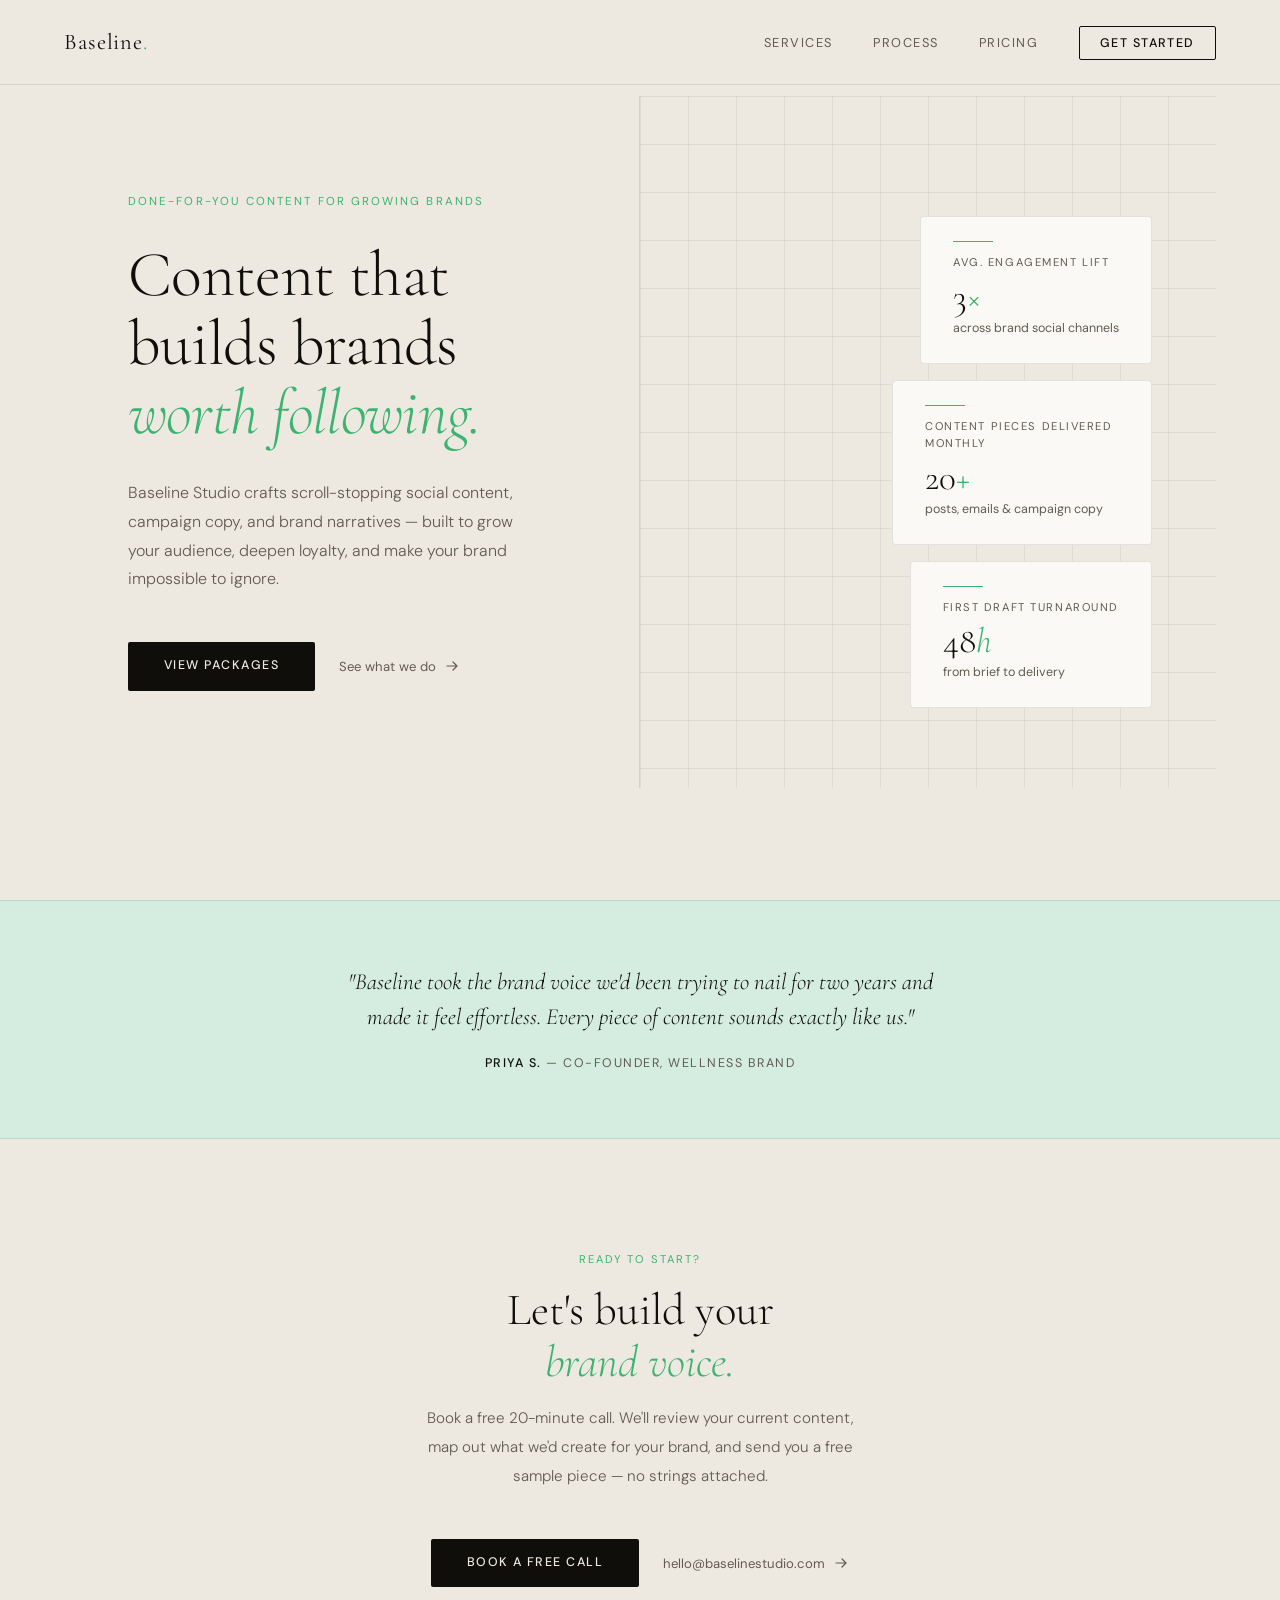
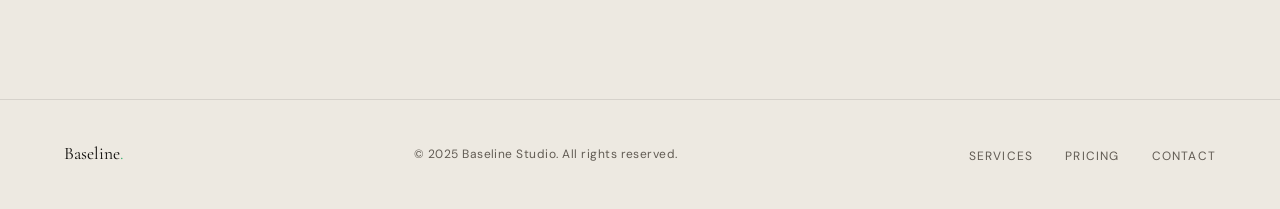
<file: index.html>
<!DOCTYPE html>
<html lang="en">
<head>
  <meta charset="UTF-8" />
  <meta name="viewport" content="width=device-width, initial-scale=1.0" />
  <!-- Title is set dynamically by render.js from config -->
  <title>Loading…</title>

  <!-- Google Fonts preconnect (actual import injected by render.js) -->
  <link rel="preconnect" href="https://fonts.googleapis.com" />
  <link rel="preconnect" href="https://fonts.gstatic.com" crossorigin />

  <!-- Styles -->
  <link rel="stylesheet" href="css/styles.css" />
</head>
<body>
  <!--
    All HTML is generated by render.js reading SITE config.
    To rebrand: edit js/config.js only.
    To restyle: edit css/styles.css only.
    To add/remove sections: edit js/render.js only.
  -->

  <!-- 1. Content config -->
  <script src="js/config.js"></script>

  <!-- 2. Component renderer -->
  <script src="js/render.js"></script>

  <!-- 3. Boot -->
  <script>
    Render.mount(SITE, {
      sections: ['nav', 'hero', 'testimonial', 'cta', 'footer']
    });
  </script>
</body>
</html>
</file>
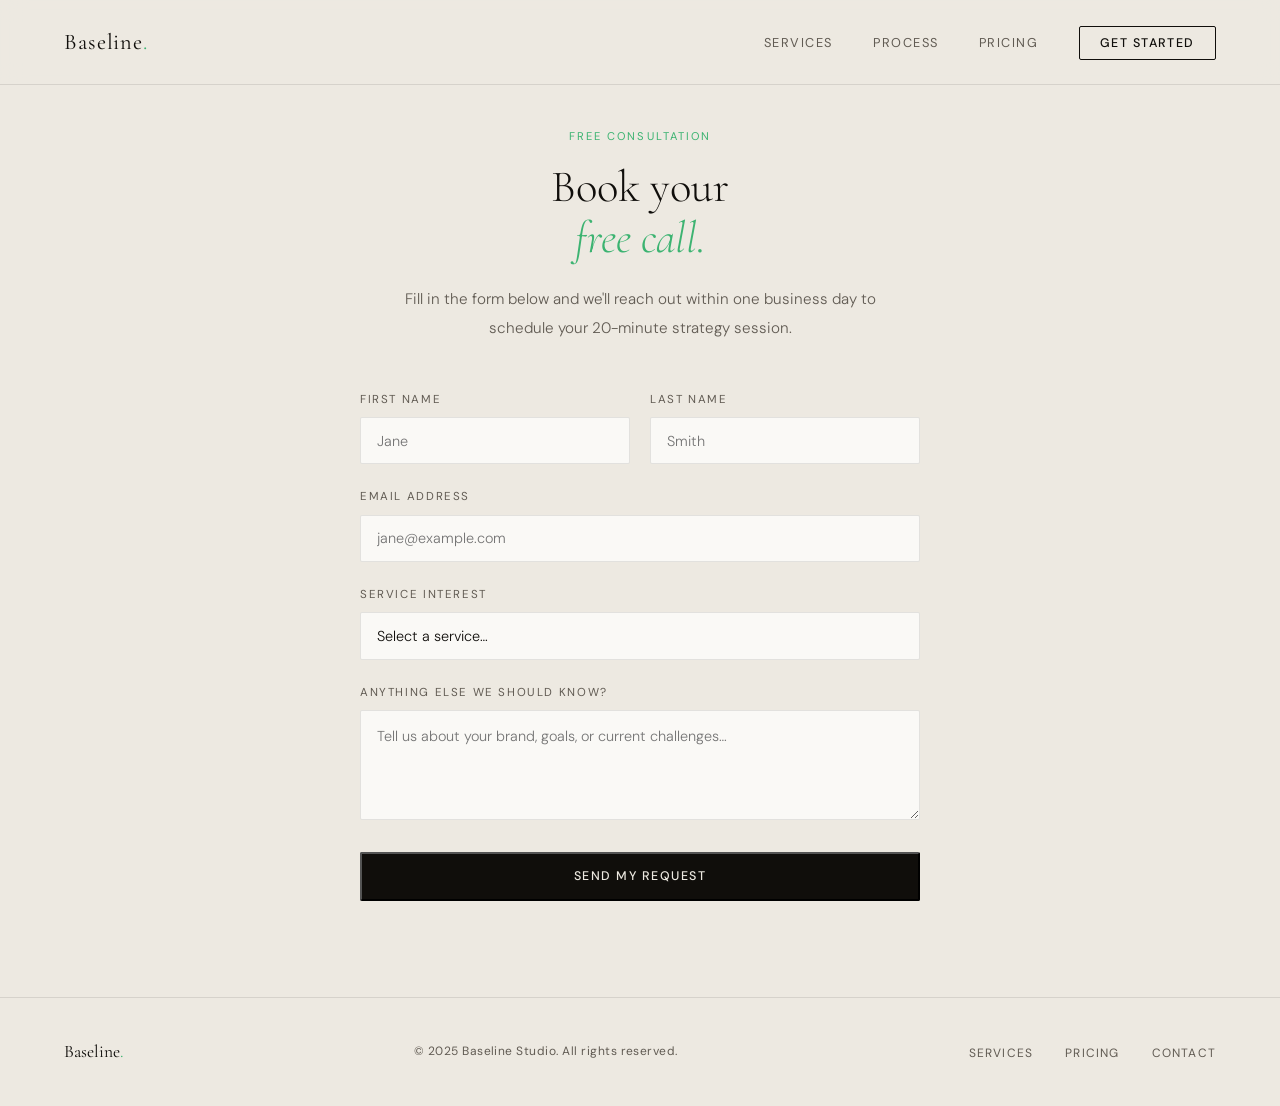
<file: contact.html>
<!DOCTYPE html>
<html lang="en">
<head>
  <meta charset="UTF-8" />
  <meta name="viewport" content="width=device-width, initial-scale=1.0" />
  <title>Loading…</title>
  <link rel="preconnect" href="https://fonts.googleapis.com" />
  <link rel="preconnect" href="https://fonts.gstatic.com" crossorigin />
  <link rel="stylesheet" href="css/styles.css" />
</head>
<body>
  <script src="js/config.js"></script>
  <script src="js/render.js"></script>
  <script>
    Render.mount(SITE, {
      sections: ['nav', 'consultation', 'footer'],
      title: 'Book a Consultation'
    });
  </script>
</body>
</html>
</file>
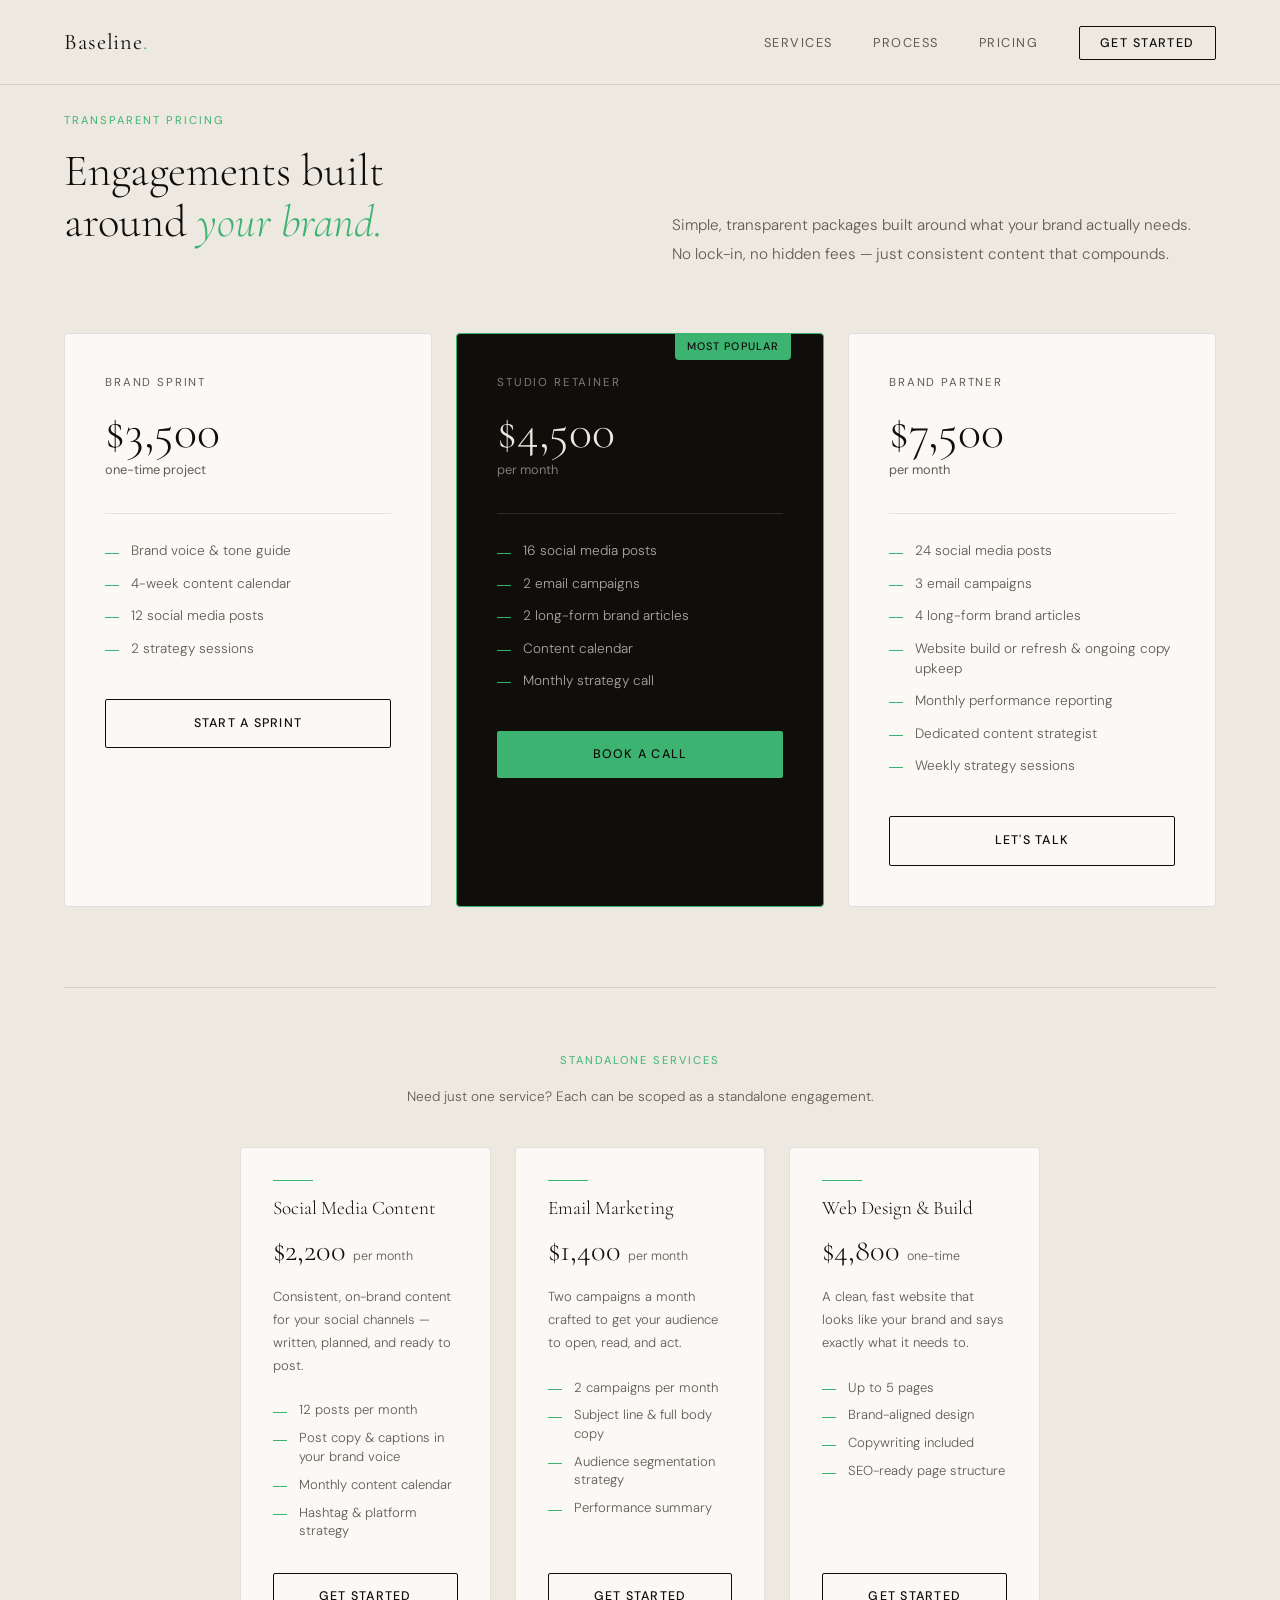
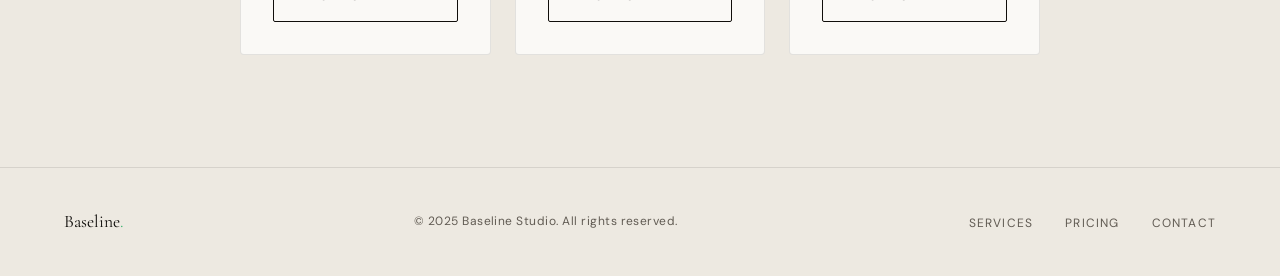
<file: pricing.html>
<!DOCTYPE html>
<html lang="en">
<head>
  <meta charset="UTF-8" />
  <meta name="viewport" content="width=device-width, initial-scale=1.0" />
  <title>Loading…</title>
  <link rel="preconnect" href="https://fonts.googleapis.com" />
  <link rel="preconnect" href="https://fonts.gstatic.com" crossorigin />
  <link rel="stylesheet" href="css/styles.css" />
</head>
<body>
  <script src="js/config.js"></script>
  <script src="js/render.js"></script>
  <script>
    Render.mount(SITE, {
      sections: ['nav', 'pricing', 'footer'],
      title: 'Pricing'
    });
  </script>
</body>
</html>
</file>
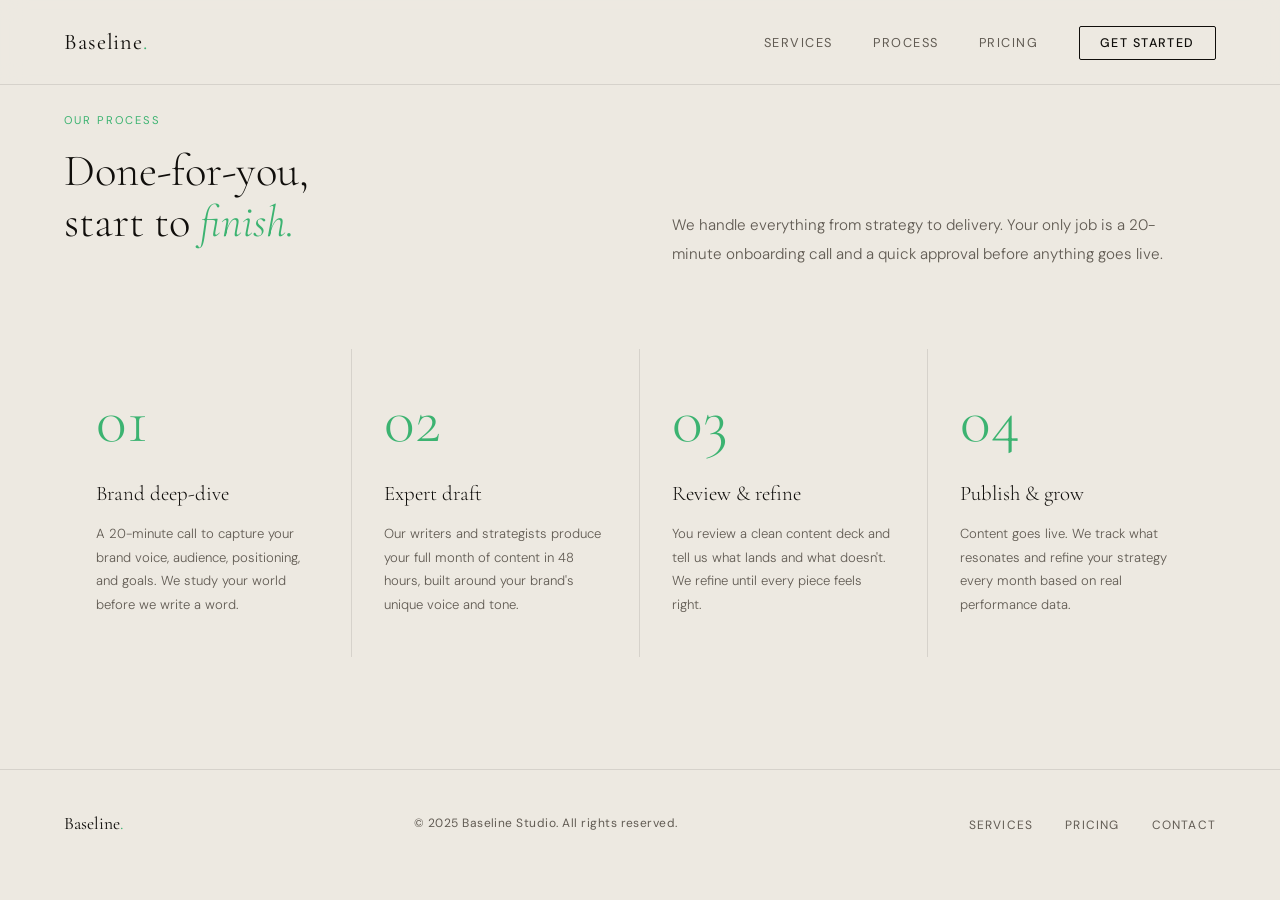
<file: process.html>
<!DOCTYPE html>
<html lang="en">
<head>
  <meta charset="UTF-8" />
  <meta name="viewport" content="width=device-width, initial-scale=1.0" />
  <title>Loading…</title>
  <link rel="preconnect" href="https://fonts.googleapis.com" />
  <link rel="preconnect" href="https://fonts.gstatic.com" crossorigin />
  <link rel="stylesheet" href="css/styles.css" />
</head>
<body>
  <script src="js/config.js"></script>
  <script src="js/render.js"></script>
  <script>
    Render.mount(SITE, {
      sections: ['nav', 'process', 'footer'],
      title: 'Our Process'
    });
  </script>
</body>
</html>
</file>
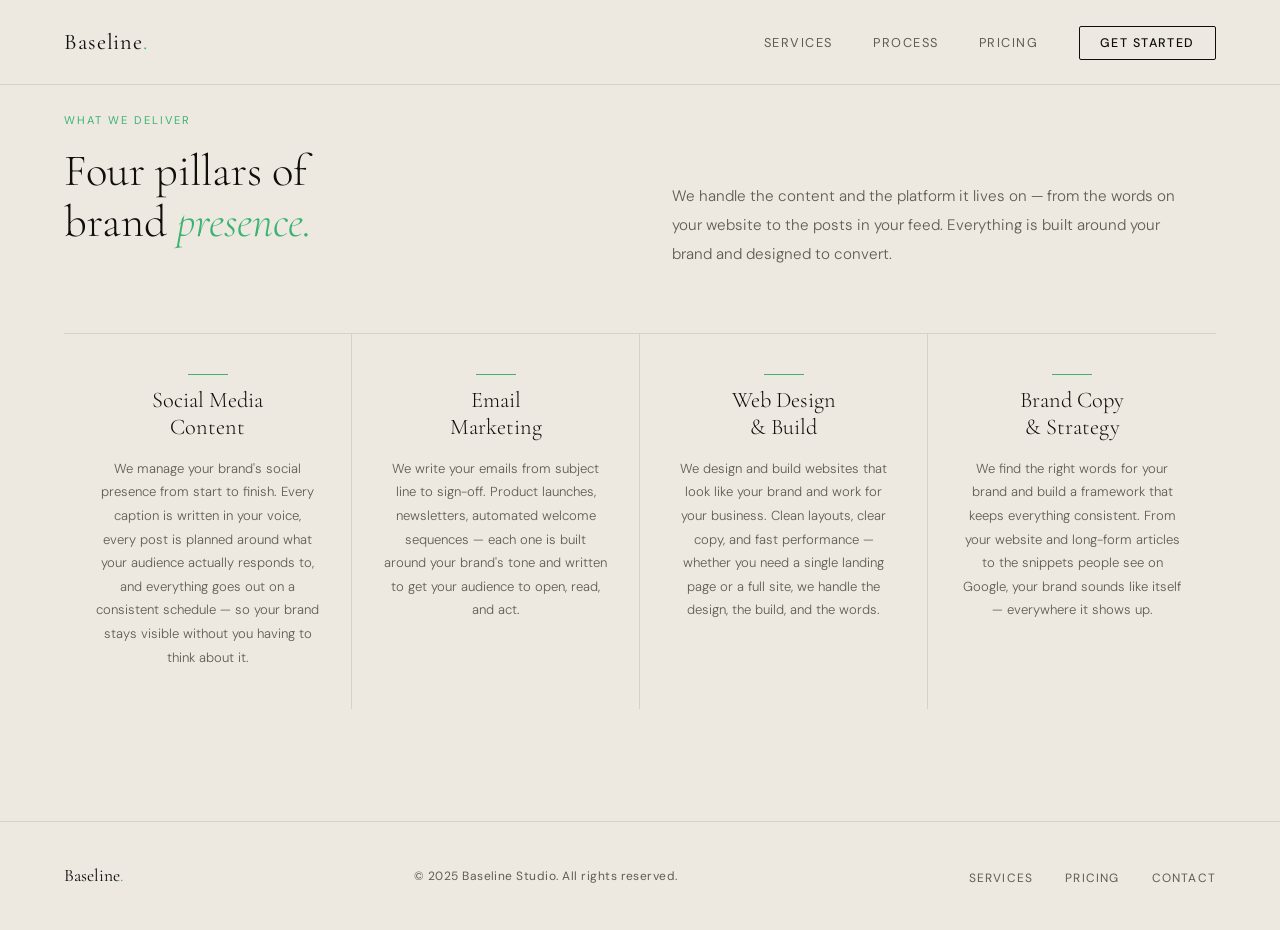
<file: services.html>
<!DOCTYPE html>
<html lang="en">
<head>
  <meta charset="UTF-8" />
  <meta name="viewport" content="width=device-width, initial-scale=1.0" />
  <title>Loading…</title>
  <link rel="preconnect" href="https://fonts.googleapis.com" />
  <link rel="preconnect" href="https://fonts.gstatic.com" crossorigin />
  <link rel="stylesheet" href="css/styles.css" />
</head>
<body>
  <script src="js/config.js"></script>
  <script src="js/render.js"></script>
  <script>
    Render.mount(SITE, {
      sections: ['nav', 'services', 'footer'],
      title: 'Services'
    });
  </script>
</body>
</html>
</file>
<file: css/styles.css>
/* ═══════════════════════════════════════════════════════
   KEYLINE ARCHETYPE — STYLES
   Theme tokens are injected via JS from config.js
   ═══════════════════════════════════════════════════════ */

/* ── RESET & BASE ── */
*, *::before, *::after { box-sizing: border-box; margin: 0; padding: 0; }

html { scroll-behavior: smooth; }

body {
  background: var(--cream);
  color: var(--ink);
  font-family: var(--font-sans);
  font-size: 16px;
  line-height: 1.6;
  -webkit-font-smoothing: antialiased;
  overflow-x: hidden;
}

/* ── NAV ── */
nav {
  position: fixed;
  top: 0; left: 0; right: 0;
  z-index: 100;
  display: flex;
  align-items: center;
  justify-content: space-between;
  padding: 1.5rem 4rem;
  background: rgba(237,233,225,0.85);
  backdrop-filter: blur(12px);
  border-bottom: 0.5px solid var(--border);
}

.nav-logo {
  font-family: var(--font-serif);
  font-size: 1.4rem;
  font-weight: 400;
  letter-spacing: 0.04em;
  color: var(--ink);
  text-decoration: none;
}

.nav-logo span { color: var(--accent); }

.nav-links {
  display: flex;
  align-items: center;
  gap: 2.5rem;
  list-style: none;
}

.nav-links a {
  font-size: 0.8rem;
  font-weight: 400;
  letter-spacing: 0.12em;
  text-transform: uppercase;
  color: var(--ink-light);
  text-decoration: none;
  transition: color 0.2s;
}

.nav-links a:hover { color: var(--ink); }

.nav-cta {
  font-size: 0.78rem !important;
  font-weight: 500 !important;
  letter-spacing: 0.12em;
  color: var(--ink) !important;
  border: 0.5px solid var(--ink);
  padding: 0.5rem 1.25rem;
  border-radius: 2px;
  transition: background 0.2s, color 0.2s !important;
}

.nav-cta:hover {
  background: var(--ink) !important;
  color: var(--cream) !important;
}

/* ── HERO ── */
.hero {
  min-height: 100vh;
  display: grid;
  grid-template-columns: 1fr 1fr;
  padding-top: 6rem;
}

.hero-left {
  display: flex;
  flex-direction: column;
  justify-content: center;
  padding: 6rem 4rem;
  border-right: 0.5px solid var(--border);
}

.hero-eyebrow {
  font-size: 0.72rem;
  font-weight: 400;
  letter-spacing: 0.18em;
  text-transform: uppercase;
  color: var(--accent);
  margin-bottom: 1.75rem;
}

.hero-title {
  font-family: var(--font-serif);
  font-size: clamp(3rem, 5vw, 5.5rem);
  font-weight: 300;
  line-height: 1.08;
  letter-spacing: -0.01em;
  color: var(--ink);
  margin-bottom: 2rem;
}

.hero-title em {
  font-style: italic;
  color: var(--accent);
}

.hero-sub {
  font-size: 1rem;
  font-weight: 300;
  color: var(--ink-light);
  line-height: 1.8;
  max-width: 420px;
  margin-bottom: 3rem;
}

.hero-actions {
  display: flex;
  align-items: center;
  gap: 1.5rem;
}

/* ── BUTTONS ── */
.btn-primary {
  display: inline-block;
  background: var(--ink);
  color: var(--cream);
  font-family: var(--font-sans);
  font-size: 0.78rem;
  font-weight: 500;
  letter-spacing: 0.12em;
  text-transform: uppercase;
  text-decoration: none;
  padding: 0.9rem 2.25rem;
  border-radius: 2px;
  transition: background 0.2s, transform 0.15s;
}

.btn-primary:hover {
  background: #2D2A25;
  transform: translateY(-1px);
}

.btn-ghost {
  display: inline-flex;
  align-items: center;
  gap: 0.5rem;
  font-size: 0.82rem;
  font-weight: 400;
  color: var(--ink-light);
  text-decoration: none;
  transition: color 0.2s;
}

.btn-ghost:hover { color: var(--ink); }
.btn-ghost svg { transition: transform 0.2s; }
.btn-ghost:hover svg { transform: translateX(3px); }

/* ── HERO RIGHT ── */
.hero-right {
  display: flex;
  flex-direction: column;
  justify-content: flex-end;
  padding: 4rem;
  position: relative;
  overflow: hidden;
}

.hero-grid-pattern {
  position: absolute;
  inset: 0;
  background-image:
    linear-gradient(var(--border) 1px, transparent 1px),
    linear-gradient(90deg, var(--border) 1px, transparent 1px);
  background-size: 48px 48px;
  opacity: 0.6;
}

.hero-stat-card {
  position: relative;
  z-index: 2;
  background: var(--white);
  border: 0.5px solid var(--border);
  border-radius: 4px;
  padding: 1.5rem 2rem;
  margin-bottom: 1rem;
  max-width: 320px;
  margin-left: auto;
  animation: floatUp 0.9s cubic-bezier(0.22, 1, 0.36, 1) both;
  animation-delay: 0.4s;
}

.hero-stat-card:nth-child(2) { animation-delay: 0.55s; }
.hero-stat-card:nth-child(3) { animation-delay: 0.7s; max-width: 260px; }

@keyframes floatUp {
  from { opacity: 0; transform: translateY(24px); }
  to   { opacity: 1; transform: translateY(0); }
}

.hero-left > * {
  animation: floatUp 0.85s cubic-bezier(0.22, 1, 0.36, 1) both;
}
.hero-left > *:nth-child(1) { animation-delay: 0.05s; }
.hero-left > *:nth-child(2) { animation-delay: 0.2s; }
.hero-left > *:nth-child(3) { animation-delay: 0.38s; }
.hero-left > *:nth-child(4) { animation-delay: 0.52s; }

.stat-label {
  font-size: 0.7rem;
  letter-spacing: 0.14em;
  text-transform: uppercase;
  color: var(--ink-light);
  margin-bottom: 0.4rem;
}

.stat-value {
  font-family: var(--font-serif);
  font-size: 2.2rem;
  font-weight: 300;
  color: var(--ink);
  line-height: 1;
}

.stat-value span { color: var(--accent); font-style: italic; }

.stat-sub {
  font-size: 0.78rem;
  color: var(--ink-light);
  margin-top: 0.3rem;
}

.gold-line {
  width: 40px;
  height: 1px;
  background: var(--accent);
  margin-bottom: 0.75rem;
}

/* ── MARQUEE ── */
.marquee-wrap {
  border-top: 0.5px solid var(--border);
  border-bottom: 0.5px solid var(--border);
  overflow: hidden;
  padding: 1rem 0;
  background: var(--white);
}

.marquee-track {
  display: flex;
  gap: 3rem;
  width: max-content;
  animation: marquee 28s linear infinite;
}

.marquee-item {
  font-family: var(--font-serif);
  font-size: 1.05rem;
  font-weight: 300;
  font-style: italic;
  color: var(--ink-light);
  white-space: nowrap;
  display: flex;
  align-items: center;
  gap: 3rem;
}

.marquee-dot {
  width: 4px;
  height: 4px;
  border-radius: 50%;
  background: var(--accent);
  display: inline-block;
}

@keyframes marquee {
  from { transform: translateX(0); }
  to   { transform: translateX(-50%); }
}

/* ── SECTION BASE ── */
section { padding: 7rem 4rem; }

.section-eyebrow {
  font-size: 0.7rem;
  letter-spacing: 0.18em;
  text-transform: uppercase;
  color: var(--accent);
  margin-bottom: 1rem;
}

.section-title {
  font-family: var(--font-serif);
  font-size: clamp(2.2rem, 3.5vw, 3.5rem);
  font-weight: 300;
  line-height: 1.15;
  color: var(--ink);
  margin-bottom: 1.25rem;
}

.section-title em { font-style: italic; color: var(--accent); }

.section-body {
  font-size: 0.95rem;
  font-weight: 300;
  color: var(--ink-light);
  line-height: 1.9;
  max-width: 520px;
}

/* ── SERVICES ── */
.services-inner { max-width: 1200px; margin: 0 auto; }

.services-header {
  display: grid;
  grid-template-columns: 1fr 1fr;
  gap: 4rem;
  margin-bottom: 4rem;
  align-items: end;
}

.services-cols {
  display: grid;
  grid-template-columns: repeat(4, 1fr);
  gap: 0;
  border-top: 0.5px solid var(--border);
}

.service-col {
  padding: 2.5rem 2rem;
  border-right: 0.5px solid var(--border);
  text-align: center;
}

.service-col:last-child { border-right: none; }

.service-col .gold-line { margin-left: auto; margin-right: auto; }

.service-col-name {
  font-family: var(--font-serif);
  font-size: 1.4rem;
  font-weight: 300;
  color: var(--ink);
  line-height: 1.2;
  margin-bottom: 1rem;
}

.service-col-desc {
  font-size: 0.82rem;
  font-weight: 300;
  color: var(--ink-light);
  line-height: 1.8;
}

/* ── PRICING ── */
.pricing-inner { max-width: 1200px; margin: 0 auto; }

.pricing-header {
  display: grid;
  grid-template-columns: 1fr 1fr;
  gap: 4rem;
  align-items: end;
  margin-bottom: 4rem;
}

.pricing-grid {
  display: grid;
  grid-template-columns: repeat(3, 1fr);
  gap: 1.5rem;
}

.pricing-addons {
  border-top: 0.5px solid var(--border);
  margin-top: 5rem;
  padding-top: 4rem;
}

.pricing-addons-header {
  text-align: center;
  margin-bottom: 2.5rem;
}

.pricing-addons-sub {
  font-size: 0.85rem;
  font-weight: 300;
  color: var(--ink-light);
  margin-top: 0.5rem;
}

.addon-grid {
  display: grid;
  grid-template-columns: repeat(3, 1fr);
  gap: 1.5rem;
  max-width: 800px;
  margin-left: auto;
  margin-right: auto;
}

.addon-card {
  background: var(--white);
  border: 0.5px solid var(--border);
  border-radius: 4px;
  padding: 2rem;
  display: flex;
  flex-direction: column;
}

.addon-name {
  font-family: var(--font-serif);
  font-size: 1.2rem;
  font-weight: 300;
  color: var(--ink);
  margin-bottom: 0.75rem;
}

.addon-price {
  font-family: var(--font-serif);
  font-size: 1.9rem;
  font-weight: 300;
  color: var(--ink);
  line-height: 1;
  margin-bottom: 0.2rem;
}

.addon-price span {
  font-family: var(--font-sans);
  font-size: 0.78rem;
  color: var(--ink-light);
}

.addon-desc {
  font-size: 0.82rem;
  font-weight: 300;
  color: var(--ink-light);
  line-height: 1.75;
  margin: 1rem 0 1.5rem;
}

.addon-features {
  list-style: none;
  display: flex;
  flex-direction: column;
  gap: 0.6rem;
  margin-bottom: 2rem;
  flex: 1;
}

.addon-features li {
  font-size: 0.82rem;
  font-weight: 300;
  color: var(--ink-light);
  display: flex;
  align-items: flex-start;
  gap: 0.75rem;
  line-height: 1.4;
}

.addon-features li::before {
  content: '';
  width: 14px;
  height: 0.5px;
  background: var(--accent);
  flex-shrink: 0;
  margin-top: 0.65rem;
}

.pricing-card {
  background: var(--white);
  border: 0.5px solid var(--border);
  border-radius: 4px;
  padding: 2.5rem;
  position: relative;
  transition: transform 0.2s, box-shadow 0.2s;
}

.pricing-card:hover {
  transform: translateY(-4px);
  box-shadow: 0 16px 48px rgba(16,14,11,0.07);
}

.pricing-card.featured {
  border-color: var(--accent);
  background: var(--ink);
}

.featured-badge {
  position: absolute;
  top: -1px; right: 2rem;
  background: var(--accent);
  color: var(--ink);
  font-size: 0.68rem;
  font-weight: 500;
  letter-spacing: 0.1em;
  text-transform: uppercase;
  padding: 0.3rem 0.75rem;
  border-radius: 0 0 4px 4px;
}

.pricing-tier {
  font-size: 0.72rem;
  letter-spacing: 0.16em;
  text-transform: uppercase;
  color: var(--ink-light);
  margin-bottom: 1rem;
}

.pricing-card.featured .pricing-tier { color: rgba(237,233,225,0.5); }

.pricing-price {
  font-family: var(--font-serif);
  font-size: 3rem;
  font-weight: 300;
  color: var(--ink);
  line-height: 1;
  margin-bottom: 0.25rem;
}

.pricing-card.featured .pricing-price { color: var(--cream); }

.pricing-period {
  font-size: 0.8rem;
  color: var(--ink-light);
  margin-bottom: 2rem;
}

.pricing-card.featured .pricing-period { color: rgba(237,233,225,0.5); }

.pricing-divider {
  height: 0.5px;
  background: var(--border);
  margin-bottom: 1.75rem;
}

.pricing-card.featured .pricing-divider { background: rgba(237,233,225,0.12); }

.pricing-features {
  list-style: none;
  display: flex;
  flex-direction: column;
  gap: 0.75rem;
  margin-bottom: 2.5rem;
}

.pricing-features li {
  font-size: 0.85rem;
  font-weight: 300;
  color: var(--ink-light);
  display: flex;
  align-items: flex-start;
  gap: 0.75rem;
  line-height: 1.5;
}

.pricing-card.featured .pricing-features li { color: rgba(237,233,225,0.7); }

.pricing-features li::before {
  content: '';
  width: 14px;
  height: 0.5px;
  background: var(--accent);
  flex-shrink: 0;
  margin-top: 0.7rem;
}

.btn-pricing {
  display: block;
  text-align: center;
  padding: 0.85rem;
  font-size: 0.78rem;
  font-weight: 500;
  letter-spacing: 0.1em;
  text-transform: uppercase;
  text-decoration: none;
  border-radius: 2px;
  transition: all 0.2s;
}

.btn-pricing-outline {
  border: 0.5px solid var(--ink);
  color: var(--ink);
}

.btn-pricing-outline:hover {
  background: var(--ink);
  color: var(--cream);
}

.btn-pricing-accent {
  background: var(--accent);
  color: var(--ink);
  border: none;
}

.btn-pricing-accent:hover { filter: brightness(0.9); }

/* ── HOW IT WORKS ── */
.how .section-eyebrow { color: var(--accent); }
.how .section-body { color: var(--ink-light); }

.how-inner { max-width: 1200px; margin: 0 auto; }

.how-header {
  display: grid;
  grid-template-columns: 1fr 1fr;
  gap: 4rem;
  align-items: end;
  margin-bottom: 5rem;
}

.steps {
  display: grid;
  grid-template-columns: repeat(4, 1fr);
  gap: 0;
}

.step {
  padding: 2.5rem 2rem;
  border-right: 0.5px solid var(--border);
}

.step:last-child { border-right: none; }

.step-num {
  font-family: var(--font-serif);
  font-size: 4rem;
  font-weight: 300;
  color: var(--accent);
  line-height: 1;
  margin-bottom: 1.5rem;
}

.step-title {
  font-family: var(--font-serif);
  font-size: 1.3rem;
  font-weight: 300;
  color: var(--ink);
  margin-bottom: 0.75rem;
}

.step-desc {
  font-size: 0.82rem;
  font-weight: 300;
  color: var(--ink-light);
  line-height: 1.8;
}

/* ── TESTIMONIAL ── */
.testimonial {
  background: var(--accent-light);
  border-top: 0.5px solid var(--border);
  border-bottom: 0.5px solid var(--border);
  text-align: center;
  padding: 4rem;
}

.testimonial-inner { max-width: 600px; margin: 0 auto; }

.testimonial-quote {
  font-family: var(--font-serif);
  font-size: clamp(1.1rem, 1.8vw, 1.5rem);
  font-weight: 300;
  font-style: italic;
  color: var(--ink);
  line-height: 1.5;
  margin-bottom: 1.25rem;
}

.testimonial-author {
  font-size: 0.78rem;
  letter-spacing: 0.12em;
  text-transform: uppercase;
  color: var(--ink-light);
}

.testimonial-author strong {
  color: var(--ink);
  font-weight: 500;
}

/* ── CTA ── */
.cta-section {
  text-align: center;
  max-width: 680px;
  margin: 0 auto;
}

.cta-section .section-title { margin-bottom: 1rem; }
.cta-section .section-body  { margin: 0 auto 3rem; text-align: center; max-width: 460px; }

.cta-actions {
  display: flex;
  align-items: center;
  justify-content: center;
  gap: 1.5rem;
}

/* ── FOOTER ── */
footer {
  border-top: 0.5px solid var(--border);
  padding: 2.5rem 4rem;
  display: flex;
  align-items: center;
  justify-content: space-between;
}

.footer-logo {
  font-family: var(--font-serif);
  font-size: 1.1rem;
  font-weight: 400;
  color: var(--ink);
}

.footer-logo span { color: var(--accent); }

.footer-copy {
  font-size: 0.75rem;
  color: var(--ink-light);
  letter-spacing: 0.04em;
}

.footer-links {
  display: flex;
  gap: 2rem;
  list-style: none;
}

.footer-links a {
  font-size: 0.75rem;
  letter-spacing: 0.1em;
  text-transform: uppercase;
  color: var(--ink-light);
  text-decoration: none;
  transition: color 0.2s;
}

.footer-links a:hover { color: var(--ink); }

/* ── CONSULTATION FORM ── */
.consultation {
  min-height: calc(100vh - 80px);
  display: flex;
  align-items: center;
  justify-content: center;
  padding: 8rem 4rem 6rem;
}

.consultation-inner {
  width: 100%;
  max-width: 560px;
  text-align: center;
}

.consultation-inner .section-body {
  margin-bottom: 3rem;
  margin-left: auto;
  margin-right: auto;
}

.consultation-inner form { text-align: left; }

.form-group {
  display: flex;
  flex-direction: column;
  gap: 0.5rem;
  margin-bottom: 1.5rem;
}

.form-group label {
  font-size: 0.72rem;
  letter-spacing: 0.14em;
  text-transform: uppercase;
  color: var(--ink-light);
}

.form-group input,
.form-group select,
.form-group textarea {
  background: var(--white);
  border: 0.5px solid var(--border);
  border-radius: 2px;
  padding: 0.85rem 1rem;
  font-family: var(--font-sans);
  font-size: 0.9rem;
  font-weight: 300;
  color: var(--ink);
  outline: none;
  transition: border-color 0.2s;
  width: 100%;
  -webkit-appearance: none;
}

.form-group input:focus,
.form-group select:focus,
.form-group textarea:focus {
  border-color: var(--accent);
}

.form-group textarea {
  resize: vertical;
  min-height: 110px;
  line-height: 1.6;
}

.form-group select { cursor: pointer; }

.form-row {
  display: grid;
  grid-template-columns: 1fr 1fr;
  gap: 1.25rem;
}

.form-submit {
  margin-top: 0.5rem;
  width: 100%;
}

/* ── SCROLL ANIMATION ── */
.fade-up {
  opacity: 0;
  transform: translateY(28px);
  transition: opacity 0.85s cubic-bezier(0.22, 1, 0.36, 1), transform 0.85s cubic-bezier(0.22, 1, 0.36, 1);
}

.fade-up.visible {
  opacity: 1;
  transform: translateY(0);
}

/* ── RESPONSIVE ── */
@media (max-width: 900px) {
  nav { padding: 1.25rem 1.5rem; }
  .nav-links { display: none; }
  .hero { grid-template-columns: 1fr; }
  .hero-left { padding: 2rem 1.5rem; }
  .hero-right { display: none; }
  section { padding: 4rem 1.5rem; }
  .services-header { grid-template-columns: 1fr; gap: 1.5rem; margin-bottom: 2.5rem; }
  .services-cols { grid-template-columns: 1fr 1fr; }
  .service-col { border-right: none; border-bottom: 0.5px solid var(--border); }
  .service-col:last-child { border-bottom: none; }
  .pricing-grid { grid-template-columns: 1fr; }
  .addon-grid { grid-template-columns: 1fr; }
  .how-header { grid-template-columns: 1fr; }
  .steps { grid-template-columns: 1fr 1fr; }
  .step { border-bottom: 0.5px solid var(--border); }
  footer { flex-direction: column; gap: 1rem; text-align: center; padding: 2rem 1.5rem; }
  .footer-links { flex-wrap: wrap; justify-content: center; }
  .form-row { grid-template-columns: 1fr; }
  .consultation { padding: 6rem 1.5rem 4rem; }
}
</file>
